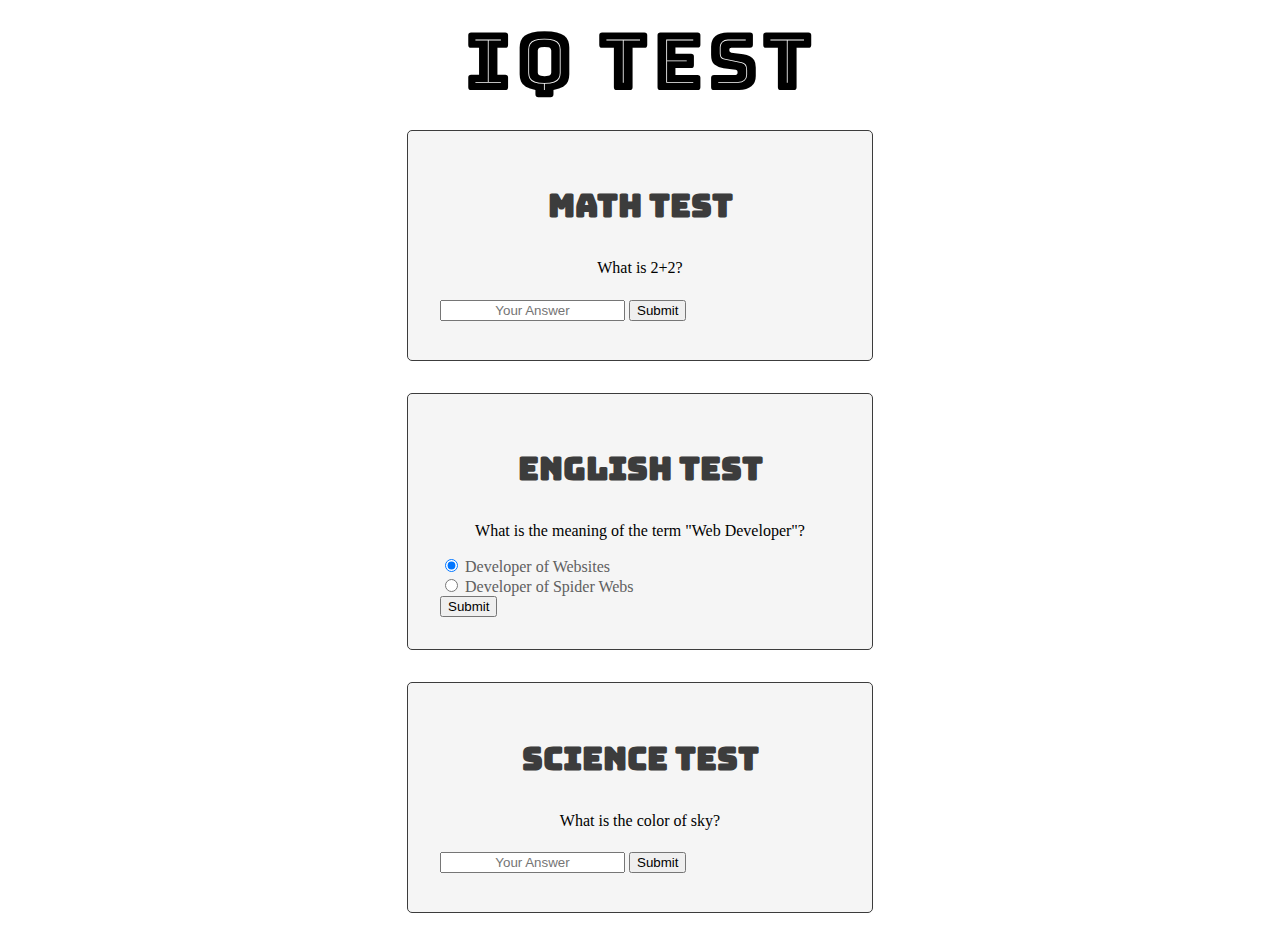
<file: 3-functions/3-functions.html>
<!DOCTYPE html>
<html>

<head>
    <meta charset="utf-8" />
    <meta http-equiv="X-UA-Compatible" content="IE=edge">
    <title>3. Functions</title>
    <meta name="viewport" content="width=device-width, initial-scale=1">
    <link rel="stylesheet" href="https://stackpath.bootstrapcdn.com/bootstrap/4.1.3/css/bootstrap.min.css" integrity="sha384-MCw98/SFnGE8fJT3GXwEOngsV7Zt27NXFoaoApmYm81iuXoPkFOJwJ8ERdknLPMO"
        crossorigin="anonymous">
    <link rel="stylesheet" href="3-functions.css">
    <script src="3-functions.js"></script>
</head>

<body>
    <header>IQ Test</header>
    <section id="math">
        <h1>Math Test</h1>
        <form>
            <p>What is 2+2?</p>
            <input type="text" placeholder="Your Answer" class="form-control">
            <button type="button" class="btn btn-success btn-block" onclick="submitMathAns()">Submit</button>
        </form>
    </section>
    <section id="english">
        <h1>English Test</h1>
        <form>
            <p>What is the meaning of the term "Web Developer"?</p>
            <div class="form-check">
                <input class="form-check-input" type="radio" name="webdev" id="op1" value="website" checked>
                <label class="form-check-label" for="op1">
                    Developer of Websites
                </label>
            </div>
            <div class="form-check">
                <input class="form-check-input" type="radio" name="webdev" id="op2" value="spiderweb">
                <label class="form-check-label" for="op2">
                    Developer of Spider Webs
                </label>
            </div>
            <button type="button" class="btn btn-success btn-block" onclick="submitEnglishAns()">Submit</button>
        </form>
    </section>
    <section id="science">
        <h1>Science Test</h1>
        <form>
            <p>What is the color of sky?</p>
            <input type="text" placeholder="Your Answer" class="form-control">
            <button type="button" class="btn btn-success btn-block" onclick="submitScienceAns()">Submit</button>
        </form>
    </section>

</body>

</html>
</file>
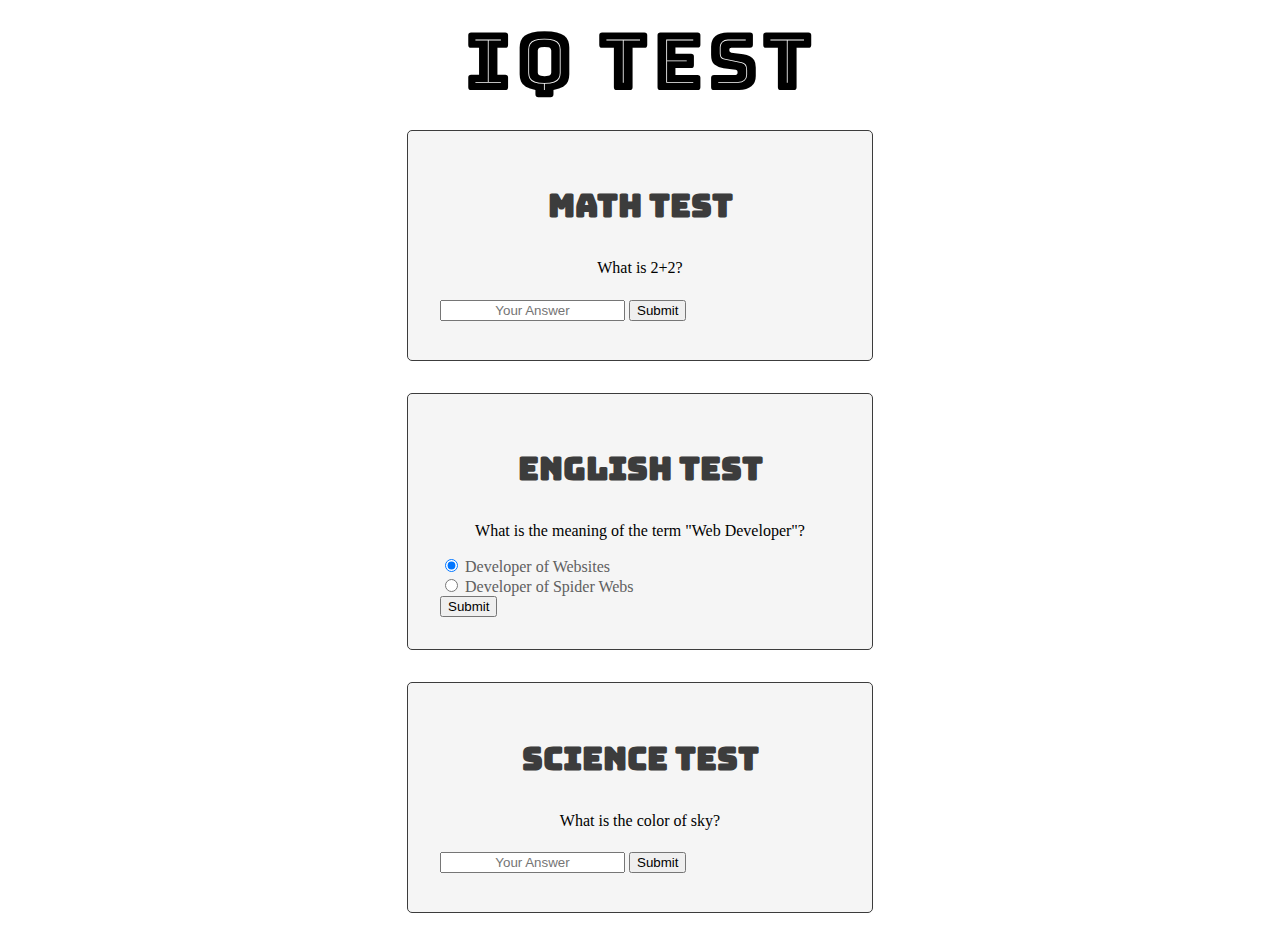
<file: 4-functions/4-functions.html>
<!DOCTYPE html>
<html>

<head>
    <meta charset="utf-8" />
    <meta http-equiv="X-UA-Compatible" content="IE=edge">
    <title>4. Functions</title>
    <meta name="viewport" content="width=device-width, initial-scale=1">
    <link rel="stylesheet" href="https://stackpath.bootstrapcdn.com/bootstrap/4.1.3/css/bootstrap.min.css" integrity="sha384-MCw98/SFnGE8fJT3GXwEOngsV7Zt27NXFoaoApmYm81iuXoPkFOJwJ8ERdknLPMO"
        crossorigin="anonymous">
    <link rel="stylesheet" href="4-functions.css">
    <script src="4-functions.js"></script>
</head>

<body>
    <header>IQ Test</header>
    <section id="math">
        <h1>Math Test</h1>
        <form>
            <p>What is 2+2?</p>
            <input type="text" placeholder="Your Answer" class="form-control">
            <button type="button" class="btn btn-success btn-block" onclick="submitMathAns()">Submit</button>
        </form>
    </section>
    <section id="english">
        <h1>English Test</h1>
        <form>
            <p>What is the meaning of the term "Web Developer"?</p>
            <div class="form-check">
                <input class="form-check-input" type="radio" name="webdev" id="op1" value="website" checked>
                <label class="form-check-label" for="op1">
                    Developer of Websites
                </label>
            </div>
            <div class="form-check">
                <input class="form-check-input" type="radio" name="webdev" id="op2" value="spiderweb">
                <label class="form-check-label" for="op2">
                    Developer of Spider Webs
                </label>
            </div>
            <button type="button" class="btn btn-success btn-block" onclick="submitEnglishAns()">Submit</button>
        </form>
    </section>
    <section id="science">
        <h1>Science Test</h1>
        <form>
            <p>What is the color of sky?</p>
            <input type="text" placeholder="Your Answer" class="form-control">
            <button type="button" class="btn btn-success btn-block" onclick="submitScienceAns()">Submit</button>
        </form>
    </section>

</body>

</html>
</file>
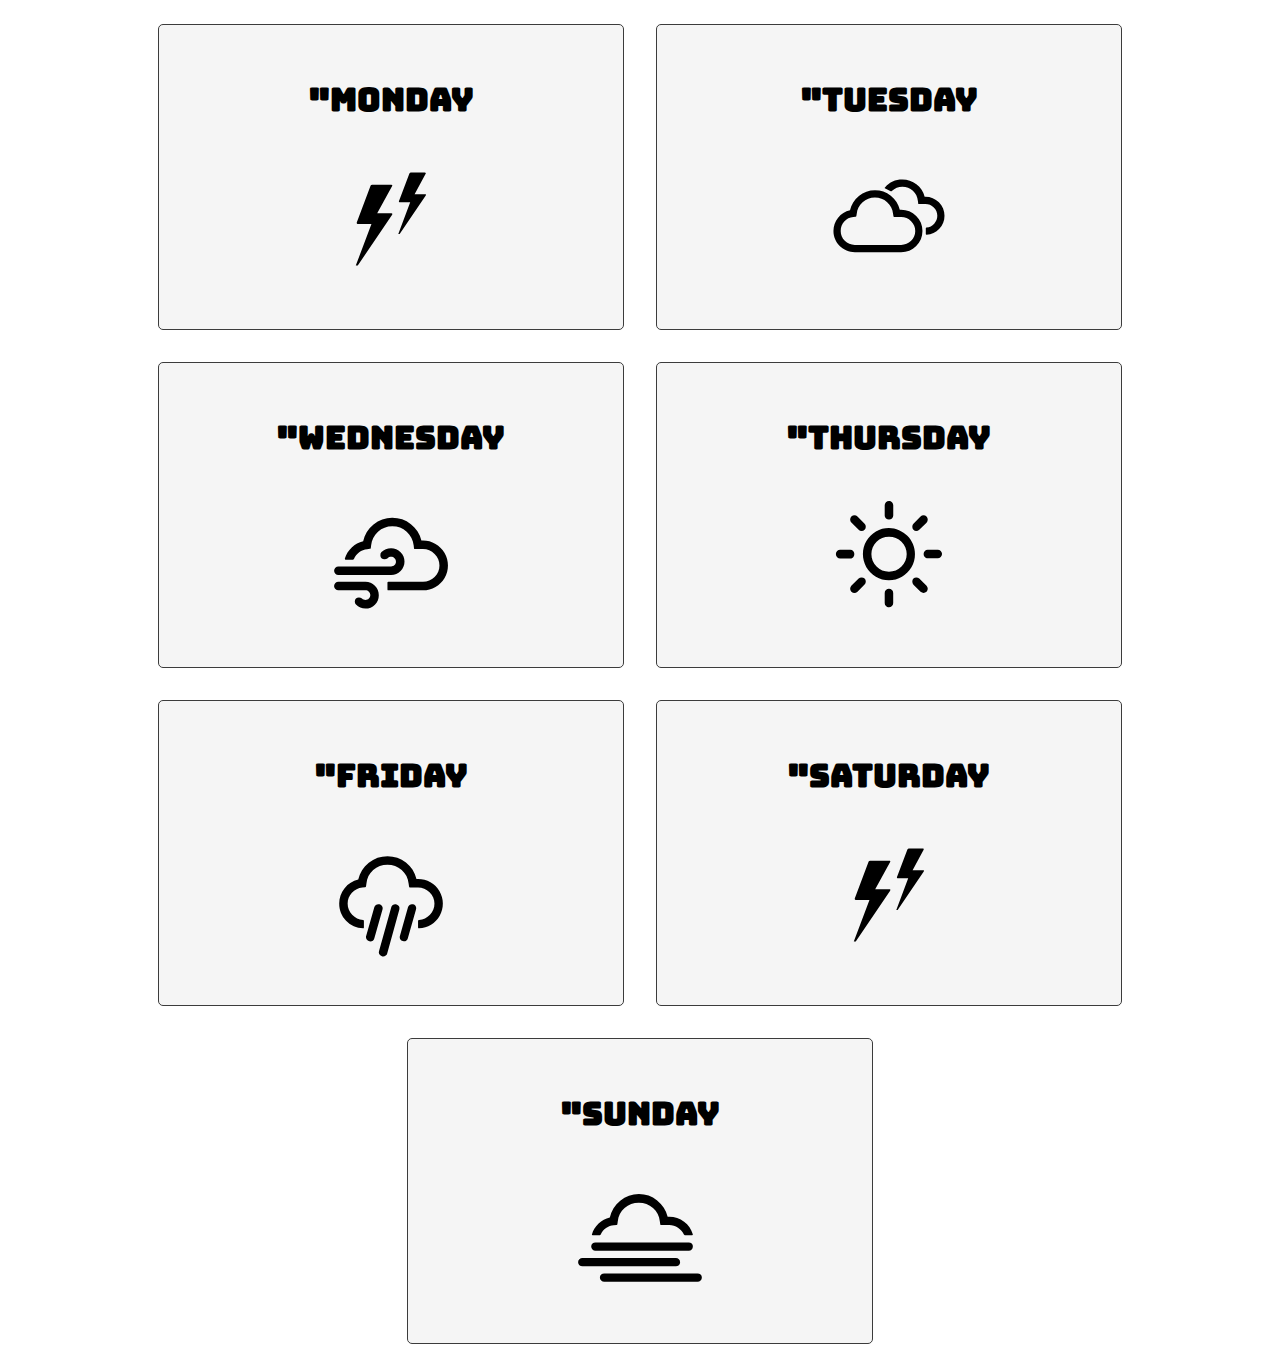
<file: 5-loops/5-loops.html>
<!DOCTYPE html>
<html>

<head>
    <meta charset="utf-8" />
    <meta http-equiv="X-UA-Compatible" content="IE=edge">
    <title>Loops</title>
    <meta name="viewport" content="width=device-width, initial-scale=1">
    <link rel="stylesheet" href="https://stackpath.bootstrapcdn.com/bootstrap/4.1.3/css/bootstrap.min.css" integrity="sha384-MCw98/SFnGE8fJT3GXwEOngsV7Zt27NXFoaoApmYm81iuXoPkFOJwJ8ERdknLPMO"
        crossorigin="anonymous">
    <link rel="stylesheet" href="5-loops.css">
    <script src="5-loops.js"></script>
</head>

<body onload="initialize()">

</body>

</html>
</file>
<file: 3-functions/3-functions.css>
@import url('https://fonts.googleapis.com/css?family=Bungee+Inline');

header {
    font-family: 'Bungee Inline', cursive;
    font-size: 5em;
    letter-spacing: 3px;
    text-transform: uppercase;
}

.error-text {
    color: black;
}

.success-text {
    color: gold;
}

body {
    display: flex;
    flex-direction: column;
    align-items: center;
    transition: 0.5s all;
}

section {
    max-width: 400px;
    width: 400px;
    padding: 2em;
    margin: 1em;
    border: 1px solid #3c3c3c;
    border-radius: 5px;
    background-color: #f5f5f5;
}

.form-control {
    margin: 0.5em 0;
}

section h1 {
    margin-bottom: 1em;
    text-align: center;
    font-family: 'Bungee Inline', cursive;
    color: #3c3c3c;
}

p,
input, header {
    text-align: center;
}

label {
    color: #606060;
    padding-bottom: 5px;
}
</file>
<file: 4-functions/4-functions.css>
@import url('https://fonts.googleapis.com/css?family=Bungee+Inline');

header {
    font-family: 'Bungee Inline', cursive;
    font-size: 5em;
    letter-spacing: 3px;
    text-transform: uppercase;
}

.error-text {
    color: #6b3838;
}

.success-text {
    color: gold;
}

body {
    display: flex;
    flex-direction: column;
    align-items: center;
    transition: 0.5s all;
}

section {
    max-width: 400px;
    width: 400px;
    padding: 2em;
    margin: 1em;
    border: 1px solid #3c3c3c;
    border-radius: 5px;
    background-color: #f5f5f5;
}

.form-control {
    margin: 0.5em 0;
}

section h1 {
    margin-bottom: 1em;
    text-align: center;
    font-family: 'Bungee Inline', cursive;
    color: #3c3c3c;
}

p,
input, header {
    text-align: center;
}

label {
    color: #606060;
    padding-bottom: 5px;
}
</file>
<file: 5-loops/5-loops.css>
@import url('https://fonts.googleapis.com/css?family=Bungee+Inline');

h1 {
    font-size: 2em;
    font-family: 'Bungee Inline', cursive;
    text-align: center;
}

body {
    display: flex;
    align-items: center;
    justify-content: center;
    flex-wrap: wrap;
}

img {
    height: 150px;
}

section.container {
    max-width: 400px;
    width: 400px;
    padding: 2em;
    margin: 1em;
    border: 1px solid #3c3c3c;
    border-radius: 5px;
    background-color: #f5f5f5;
    display: flex;
    flex-direction: column;
    align-items: center;
    justify-content: center;
}
</file>
